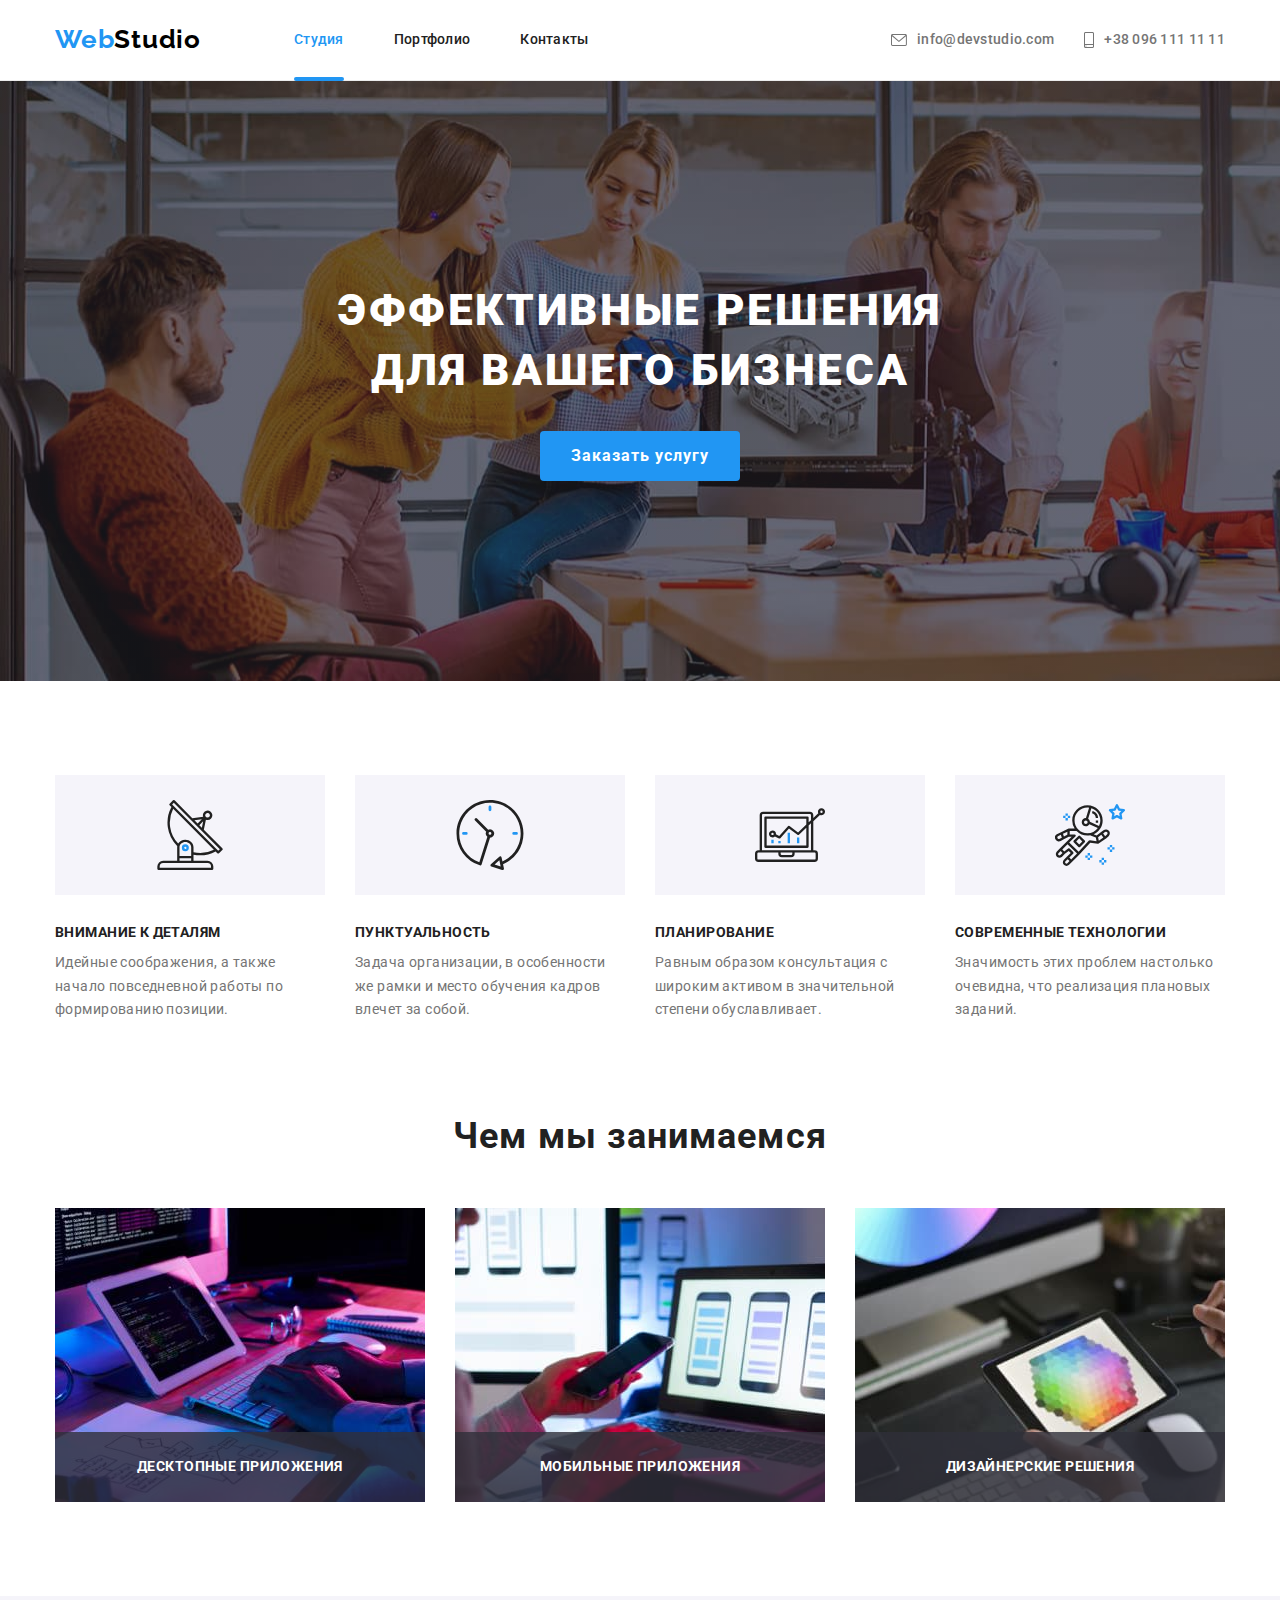
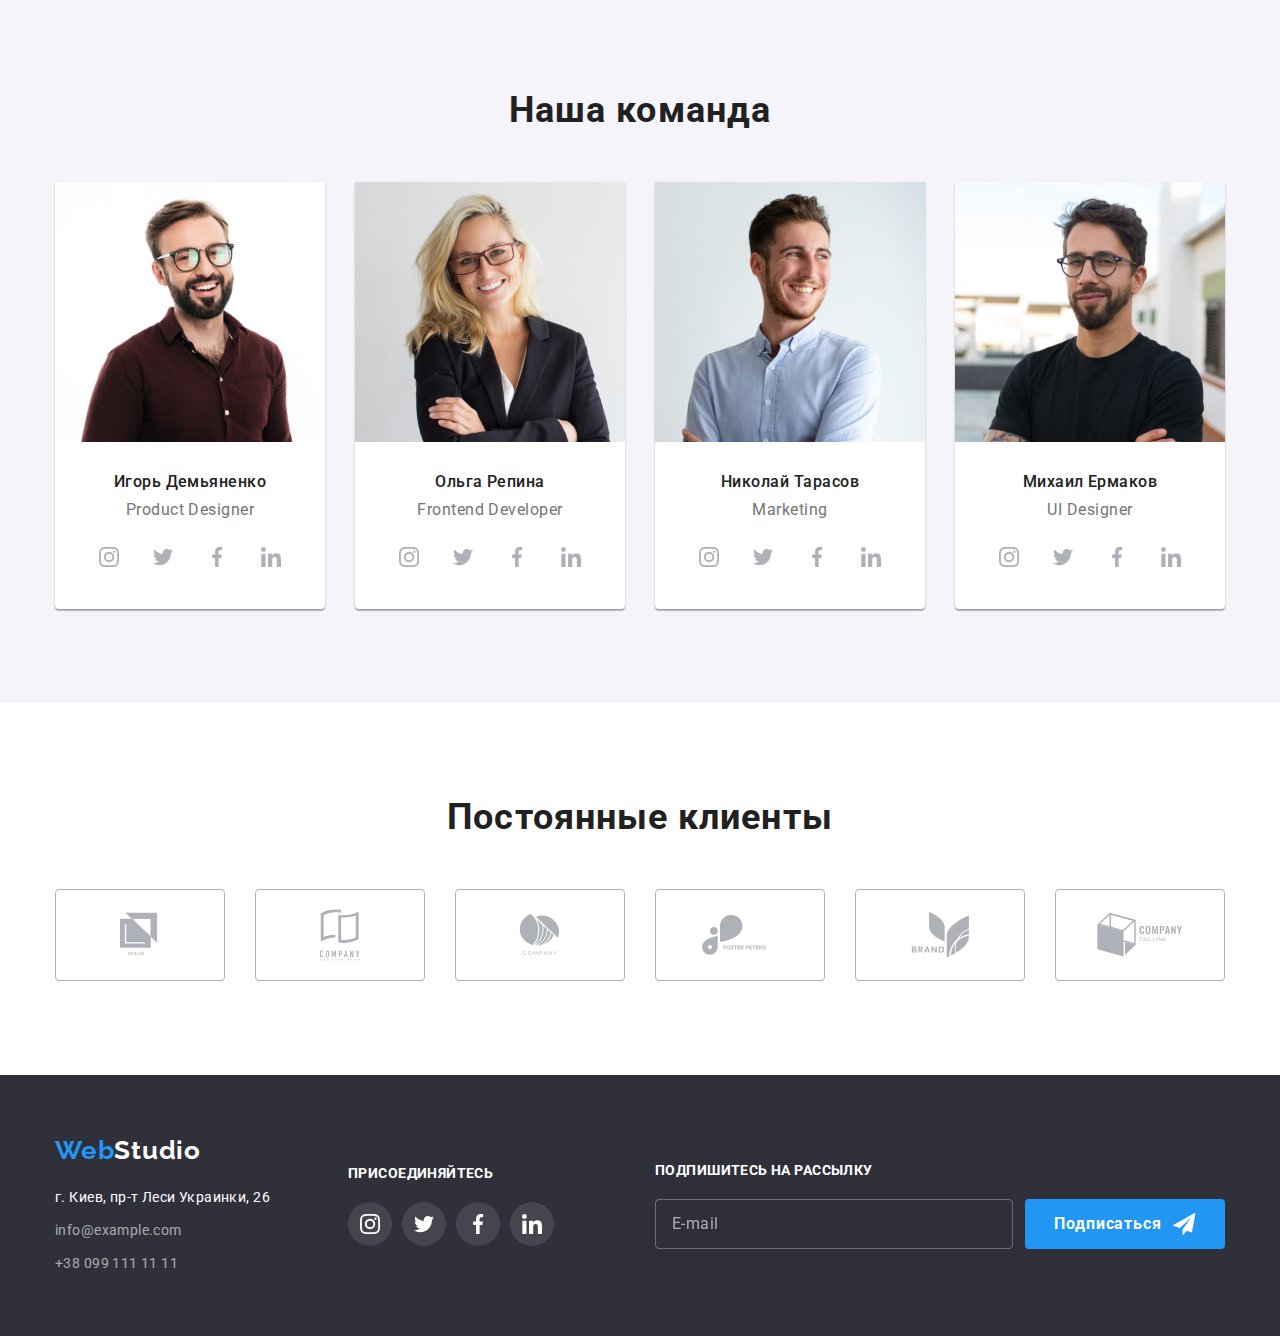
<file: index.html>
<!DOCTYPE html>
<html lang="ru">
  <head>
    <meta charset="UTF-8" />
    <meta http-equiv="X-UA-Compatible" content="IE=edge" />
    <meta
      team__name="viewport"
      content="width=device-width, initial-scale=1.0"
    />
    <title>Главная</title>
    <link rel="preconnect" href="https://fonts.gstatic.com" />
    <link
      href="https://fonts.googleapis.com/css2?family=Raleway:wght@700&family=Roboto:wght@400;500;700;900&display=swap"
      rel="stylesheet"
    />
    <link
      rel="stylesheet"
      href="https://cdnjs.cloudflare.com/ajax/libs/modern-normalize/1.0.0/modern-normalize.min.css"
    />
    <link rel="stylesheet" href="./css/main.min.css" />
  </head>
  <body>
    <!-- HEADER -->

    <header class="header">
      <div class="container nav">
        <a href="./index.html" class="logo">
          <span class="logo__text">Web</span>Studio</a
        >
        <!-- HEADER-NAVIGATION -->

        <nav>
          <ul class="navigation">
            <li class="navigation__item">
              <a
                href="./index.html"
                class="navigation__link navigation__link--active"
                >Студия</a
              >
            </li>
            <li class="navigation__item">
              <a href="./pages/portfolio.html" class="navigation__link"
                >Портфолио</a
              >
            </li>
            <li class="navigation__item">
              <a href="" class="navigation__link">Контакты</a>
            </li>
          </ul>
        </nav>

        <!-- HEADER-CONTACTS -->

        <ul class="contacts">
          <li class="contacts__item">
            <a class="contacts__link" href="mailto:info@devstudio.com">
              <svg class="contacts__icon" width="16px" height="12px">
                <use href="./images/icons/sprite.svg#icon-envelope"></use>
              </svg>
              info@devstudio.com
            </a>
          </li>
          <li class="contacts__item">
            <a class="contacts__link" href="tel:+380961111111">
              <svg class="contacts__icon" width="10px" height="16px">
                <use href="./images/icons/sprite.svg#icon-smartphone"></use>
              </svg>
              +38 096 111 11 11
            </a>
          </li>
        </ul>
      </div>
    </header>

    <!-- MAIN -->

    <main>
      <!-- HERO -->

      <section class="hero">
        <div class="container">
          <h1 class="hero__title">
            Эффективные решения <br />
            для вашего бизнеса
          </h1>
          <button type="button" class="btn hero__btn" data-modal-open>
            Заказать услугу
          </button>
        </div>
      </section>

      <!-- FEATURES -->

      <section class="features">
        <div class="container">
          <h2 class="visually-hidden">Особенности</h2>
          <ul class="features__list">
            <li class="features__item">
              <div class="features__box">
                <svg class="features__icon" width="70px" height="70px">
                  <use href="./images/icons/sprite.svg#icon-antenna"></use>
                </svg>
              </div>
              <h3 class="features__title">Внимание к деталям</h3>
              <p class="features__text">
                Идейные соображения, а также начало повседневной работы по
                формированию позиции.
              </p>
            </li>
            <li class="features__item">
              <div class="features__box">
                <svg class="features__icon" width="70px" height="70px">
                  <use href="./images/icons/sprite.svg#icon-clock"></use>
                </svg>
              </div>
              <h3 class="features__title">Пунктуальность</h3>
              <p class="features__text">
                Задача организации, в особенности же рамки и место обучения
                кадров влечет за собой.
              </p>
            </li>
            <li class="features__item">
              <div class="features__box">
                <svg class="features__icon" width="70px" height="70px">
                  <use href="./images/icons/sprite.svg#icon-diagram"></use>
                </svg>
              </div>
              <h3 class="features__title">Планирование</h3>
              <p class="features__text">
                Равным образом консультация с широким активом в значительной
                степени обуславливает.
              </p>
            </li>
            <li class="features__item">
              <div class="features__box">
                <svg class="features__icon" width="70px" height="70px">
                  <use
                    href="./images/icons/sprite.svg#icon-astronaut"
                    width="70px"
                    height="70px"
                  ></use>
                </svg>
              </div>
              <h3 class="features__title">Современные технологии</h3>
              <p class="features__text">
                Значимость этих проблем настолько очевидна, что реализация
                плановых заданий.
              </p>
            </li>
          </ul>
        </div>
      </section>

      <!-- SERVICES SECTION -->

      <section class="services section">
        <div class="container">
          <h2 class="section__title">Чем мы занимаемся</h2>
          <ul class="services__list">
            <li class="services__item">
              <div class="services__overlay">
                <img
                  src="./images/img1.jpg"
                  width="370"
                  alt="десктопные приложения"
                />
                <div class="services__box">
                  <p>Десктопные приложения</p>
                </div>
              </div>
            </li>
            <li class="services__item">
              <div class="services__overlay">
                <img
                  src="./images/img2.jpg"
                  width="370"
                  alt="мобильные приложения"
                />
                <div class="services__box">
                  <p>Мобильные приложения</p>
                </div>
              </div>
            </li>
            <li class="services__item">
              <div class="services__overlay">
                <img
                  src="./images/img3.jpg"
                  width="370"
                  alt="дизайнерские решения"
                />

                <div class="services__box">
                  <p>Дизайнерские решения</p>
                </div>
              </div>
            </li>
          </ul>
        </div>
      </section>

      <!-- TEAM SECTION-->

      <section class="team section">
        <div class="container">
          <h2 class="section__title">Наша команда</h2>
          <ul class="team__list">
            <li class="team__item">
              <img
                src="./images/person1.jpg"
                width="270"
                alt="Радостный мужчина в очках"
                class="team__img"
              />
              <div class="team__members">
                <h3 class="team__name">Игорь Демьяненко</h3>
                <p class="team__job">Product Designer</p>
                <ul class="networks">
                  <li class="networks__item">
                    <a
                      href=""
                      class="networks__link"
                      rel="nofollow noopener"
                      target="_blank"
                    >
                      <svg class="networks__icon" width="20px" height="20px">
                        <use
                          href="./images/icons/sprite.svg#icon-instagram"
                        ></use>
                      </svg>
                    </a>
                  </li>
                  <li class="networks__item">
                    <a
                      href=""
                      class="networks__link"
                      rel="nofollow noopener"
                      target="_blank"
                    >
                      <svg class="networks__icon" width="20px" height="20px">
                        <use
                          href="./images/icons/sprite.svg#icon-twitter"
                        ></use>
                      </svg>
                    </a>
                  </li>
                  <li class="networks__item">
                    <a
                      href=""
                      class="networks__link"
                      rel="nofollow noopener"
                      target="_blank"
                    >
                      <svg class="networks__icon" width="20px" height="20px">
                        <use
                          href="./images/icons/sprite.svg#icon-facebook"
                        ></use>
                      </svg>
                    </a>
                  </li>
                  <li class="networks__item">
                    <a
                      href=""
                      class="networks__link"
                      rel="nofollow noopener"
                      target="_blank"
                    >
                      <svg class="networks__icon" width="20px" height="20px">
                        <use
                          href="./images/icons/sprite.svg#icon-linkedin"
                        ></use>
                      </svg>
                    </a>
                  </li>
                </ul>
              </div>
            </li>
            <li class="team__item">
              <img
                src="./images/person2.jpg"
                width="270"
                alt="Радостная блондинка в очках"
                class="team__img"
              />
              <div class="team__members">
                <h3 class="team__name">Ольга Репина</h3>
                <p class="team__job">Frontend Developer</p>
                <ul class="networks">
                  <li class="networks__item">
                    <a
                      href=""
                      class="networks__link"
                      rel="nofollow noopener"
                      target="_blank"
                    >
                      <svg class="networks__icon" width="20px" height="20px">
                        <use
                          href="./images/icons/sprite.svg#icon-instagram"
                        ></use>
                      </svg>
                    </a>
                  </li>
                  <li class="networks__item">
                    <a
                      href=""
                      class="networks__link"
                      rel="nofollow noopener"
                      target="_blank"
                    >
                      <svg class="networks__icon" width="20px" height="20px">
                        <use
                          href="./images/icons/sprite.svg#icon-twitter"
                        ></use>
                      </svg>
                    </a>
                  </li>
                  <li class="networks__item">
                    <a
                      href=""
                      class="networks__link"
                      rel="nofollow noopener"
                      target="_blank"
                    >
                      <svg class="networks__icon" width="20px" height="20px">
                        <use
                          href="./images/icons/sprite.svg#icon-facebook"
                        ></use>
                      </svg>
                    </a>
                  </li>
                  <li class="networks__item">
                    <a
                      href=""
                      class="networks__link"
                      rel="nofollow noopener"
                      target="_blank"
                    >
                      <svg class="networks__icon" width="20px" height="20px">
                        <use
                          href="./images/icons/sprite.svg#icon-linkedin"
                        ></use>
                      </svg>
                    </a>
                  </li>
                </ul>
              </div>
            </li>
            <li class="team__item">
              <img
                src="./images/person3.jpg"
                width="270"
                alt="Улыбающийся мужчина"
                class="team__img"
              />
              <div class="team__members">
                <h3 class="team__name">Николай Тарасов</h3>
                <p class="team__job">Marketing</p>
                <ul class="networks">
                  <li class="networks__item">
                    <a
                      href=""
                      class="networks__link"
                      rel="nofollow noopener"
                      target="_blank"
                    >
                      <svg class="networks__icon" width="20px" height="20px">
                        <use
                          href="./images/icons/sprite.svg#icon-instagram"
                        ></use>
                      </svg>
                    </a>
                  </li>
                  <li class="networks__item">
                    <a
                      href=""
                      class="networks__link"
                      rel="nofollow noopener"
                      target="_blank"
                    >
                      <svg class="networks__icon" width="20px" height="20px">
                        <use
                          href="./images/icons/sprite.svg#icon-twitter"
                        ></use>
                      </svg>
                    </a>
                  </li>
                  <li class="networks__item">
                    <a
                      href=""
                      class="networks__link"
                      rel="nofollow noopener"
                      target="_blank"
                    >
                      <svg class="networks__icon" width="20px" height="20px">
                        <use
                          href="./images/icons/sprite.svg#icon-facebook"
                        ></use>
                      </svg>
                    </a>
                  </li>
                  <li class="networks__item">
                    <a
                      href=""
                      class="networks__link"
                      rel="nofollow noopener"
                      target="_blank"
                    >
                      <svg class="networks__icon" width="20px" height="20px">
                        <use
                          href="./images/icons/sprite.svg#icon-linkedin"
                        ></use>
                      </svg>
                    </a>
                  </li>
                </ul>
              </div>
            </li>
            <li class="team__item">
              <img
                src="./images/person4.jpg"
                width="270"
                alt="Улыбающийся мужчина в очках"
                class="team__img"
              />
              <div class="team__members">
                <h3 class="team__name">Михаил Ермаков</h3>
                <p class="team__job">UI Designer</p>
                <ul class="networks">
                  <li class="networks__item">
                    <a
                      href=""
                      class="networks__link"
                      rel="nofollow noopener"
                      target="_blank"
                    >
                      <svg class="networks__icon" width="20px" height="20px">
                        <use
                          href="./images/icons/sprite.svg#icon-instagram"
                        ></use>
                      </svg>
                    </a>
                  </li>
                  <li class="networks__item">
                    <a
                      href=""
                      class="networks__link"
                      rel="nofollow noopener"
                      target="_blank"
                    >
                      <svg class="networks__icon" width="20px" height="20px">
                        <use
                          href="./images/icons/sprite.svg#icon-twitter"
                        ></use>
                      </svg>
                    </a>
                  </li>
                  <li class="networks__item">
                    <a
                      href=""
                      class="networks__link"
                      rel="nofollow noopener"
                      target="_blank"
                    >
                      <svg class="networks__icon" width="20px" height="20px">
                        <use
                          href="./images/icons/sprite.svg#icon-facebook"
                        ></use>
                      </svg>
                    </a>
                  </li>
                  <li class="networks__item">
                    <a
                      href=""
                      class="networks__link"
                      rel="nofollow noopener"
                      target="_blank"
                    >
                      <svg class="networks__icon" width="20px" height="20px">
                        <use
                          href="./images/icons/sprite.svg#icon-linkedin"
                        ></use>
                      </svg>
                    </a>
                  </li>
                </ul>
              </div>
            </li>
          </ul>
        </div>
      </section>

      <!-- CUSTOMERS -->

      <section class="customers section">
        <div class="container">
          <h2 class="section__title">Постоянные клиенты</h2>
          <ul class="customers__list">
            <li class="customers__item">
              <a href="" class="customers__link">
                <svg class="customers__icon" width="41px" height="46.7px">
                  <use href="./images/icons/sprite.svg#icon-logo-one"></use>
                </svg>
              </a>
            </li>
            <li class="customers__item">
              <a href="" class="customers__link">
                <svg class="customers__icon" width="40px" height="52px">
                  <use href="./images/icons/sprite.svg#icon-logo-two"></use>
                </svg>
              </a>
            </li>
            <li class="customers__item">
              <a href="" class="customers__link">
                <svg class="customers__icon" width="43.46px" height="41.18px">
                  <use href="./images/icons/sprite.svg#icon-logo-three"></use>
                </svg>
              </a>
            </li>
            <li class="customers__item">
              <a href="" class="customers__link">
                <svg class="customers__icon" width="84.44px" height="40.62px">
                  <use href="./images/icons/sprite.svg#icon-logo-four"></use>
                </svg>
              </a>
            </li>
            <li class="customers__item">
              <a href="" class="customers__link">
                <svg class="customers__icon" width="62.54px" height="45.43px">
                  <use href="./images/icons/sprite.svg#icon-logo-five"></use>
                </svg>
              </a>
            </li>
            <li class="customers__item">
              <a href="" class="customers__link">
                <svg class="customers__icon" width="93.79px" height="43.93px">
                  <use href="./images/icons/sprite.svg#icon-logo-six"></use>
                </svg>
              </a>
            </li>
          </ul>
        </div>
      </section>
    </main>

    <!-- FOOTER -->

    <footer class="footer">
      <div class="container footer__container">
        <!-- FOOTER-CONTACTS -->

        <div class="footer__contacts">
          <a href="./index.html" class="logo footer__logo">
            <span class="logo__text">Web</span>Studio</a
          >
          <address class="address">
            <ul class="address__list">
              <li class="address__item">
                <a
                  href="https://goo.gl/maps/Tqcn4PF3FHRy9P8z9"
                  rel="nofollow noopener"
                  target="_blank"
                  class="address__location"
                  >г. Киев, пр-т Леси Украинки, 26</a
                >
              </li>
              <li class="address__item">
                <a href="mailto:info@example.com" class="address__link"
                  >info@example.com</a
                >
              </li>
              <li class="address__item">
                <a href="tel:+380991111111" class="address__link"
                  >+38 099 111 11 11</a
                >
              </li>
            </ul>
          </address>
        </div>

        <!-- JOIN US -->

        <div class="join">
          <h3 class="join__title">присоединяйтесь</h3>
          <ul class="networks">
            <li class="networks__item">
              <a href="" class="networks__link networks__link--reverse">
                <svg class="networks__icon--reverse" width="20px" height="20px">
                  <use href="./images/icons/sprite.svg#icon-instagram"></use>
                </svg>
              </a>
            </li>
            <li class="networks__item">
              <a href="" class="networks__link networks__link--reverse">
                <svg
                  class="networks__icon networks__icon--reverse"
                  width="20px"
                  height="20px"
                >
                  <use href="./images/icons/sprite.svg#icon-twitter"></use>
                </svg>
              </a>
            </li>
            <li class="networks__item">
              <a href="" class="networks__link networks__link--reverse">
                <svg
                  class="networks__icon networks__icon--reverse"
                  width="20px"
                  height="20px"
                >
                  <use href="./images/icons/sprite.svg#icon-facebook"></use>
                </svg>
              </a>
            </li>
            <li class="networks__item">
              <a href="" class="networks__link networks__link--reverse">
                <svg
                  class="networks__icon networks__icon--reverse"
                  width="20px"
                  height="20px"
                >
                  <use href="./images/icons/sprite.svg#icon-linkedin"></use>
                </svg>
              </a>
            </li>
          </ul>
        </div>

        <!-- SUBSCRIBE -->

        <div class="subscribe">
          <h3 class="subscribe__title join__title">Подпишитесь на рассылку</h3>
          <div class="subscribe__block">
            <form autocomplete="off">
              <input
                type="email"
                team__name="mail"
                placeholder="E-mail"
                class="subscribe__input"
              />
            </form>
            <button type="submit" class="btn subscribe__btn">
              Подписаться
              <svg class="subscribe__icon" width="24" height="24">
                <use href="./images/icons/sprite.svg#icon-send"></use>
              </svg>
            </button>
          </div>
        </div>
      </div>
    </footer>

    <!-- Modal Window -->

    <div class="backdrop visually-hidden" data-modal>
      <div class="modal">
        <button type="button" class="modal__btn" data-modal-close>
          <svg class="modal__icon" width="11px" height="11px">
            <use href="./images/icons/sprite.svg#icon-cross"></use>
          </svg>
        </button>

        <div class="modal__content">
          <p class="modal__title">Оставьте свои данные, мы вам перезвоним</p>
          <form autocomplete="off">
            <div class="input">
              <label for="name" class="input__label">Имя</label>
              <div class="input__box">
                <input type="text" name="name" id="name" class="input__field" />
                <svg class="input__icon" width="18" height="18">
                  <use href="./images/icons/sprite.svg#icon-person"></use>
                </svg>
              </div>
            </div>
            <div class="input">
              <label for="tel" class="input__label">Телофон</label>
              <div class="input__box">
                <input type="tel" name="tel" id="tel" class="input__field" />
                <svg class="input__icon" width="18" height="18">
                  <use href="./images/icons/sprite.svg#icon-phone"></use>
                </svg>
              </div>
            </div>
            <div class="input">
              <label for="e-mail" class="input__label">Почта</label>
              <div class="input__box">
                <input
                  type="email"
                  name="mail"
                  id="e-mail"
                  class="input__field"
                />
                <svg class="input__icon" width="18" height="18">
                  <use href="./images/icons/sprite.svg#icon-email"></use>
                </svg>
              </div>
            </div>
            <div class="input">
              <label for="comment" class="input__label">Комментарий</label>
              <textarea
                name="comment"
                id="comment"
                rows="5"
                class="input__comment input__field"
                placeholder="Введите текст"
              ></textarea>
            </div>
            <div class="input">
              <input
                type="checkbox"
                name="rules"
                id="rules"
                class="checkbox visually-hidden"
              />
              <label for="rules" class="checkbox__label"
                >Соглашаюсь с рассылкой и принимаю
                <a href="" class="checkbox__link">Условия договора</a>
              </label>
            </div>
            <div class="btn-container">
              <button type="submit" class="btn form-btn">Отправить</button>
            </div>
          </form>
        </div>
      </div>
    </div>
    <script src="./js/modal.js"></script>
  </body>
</html>
</file>
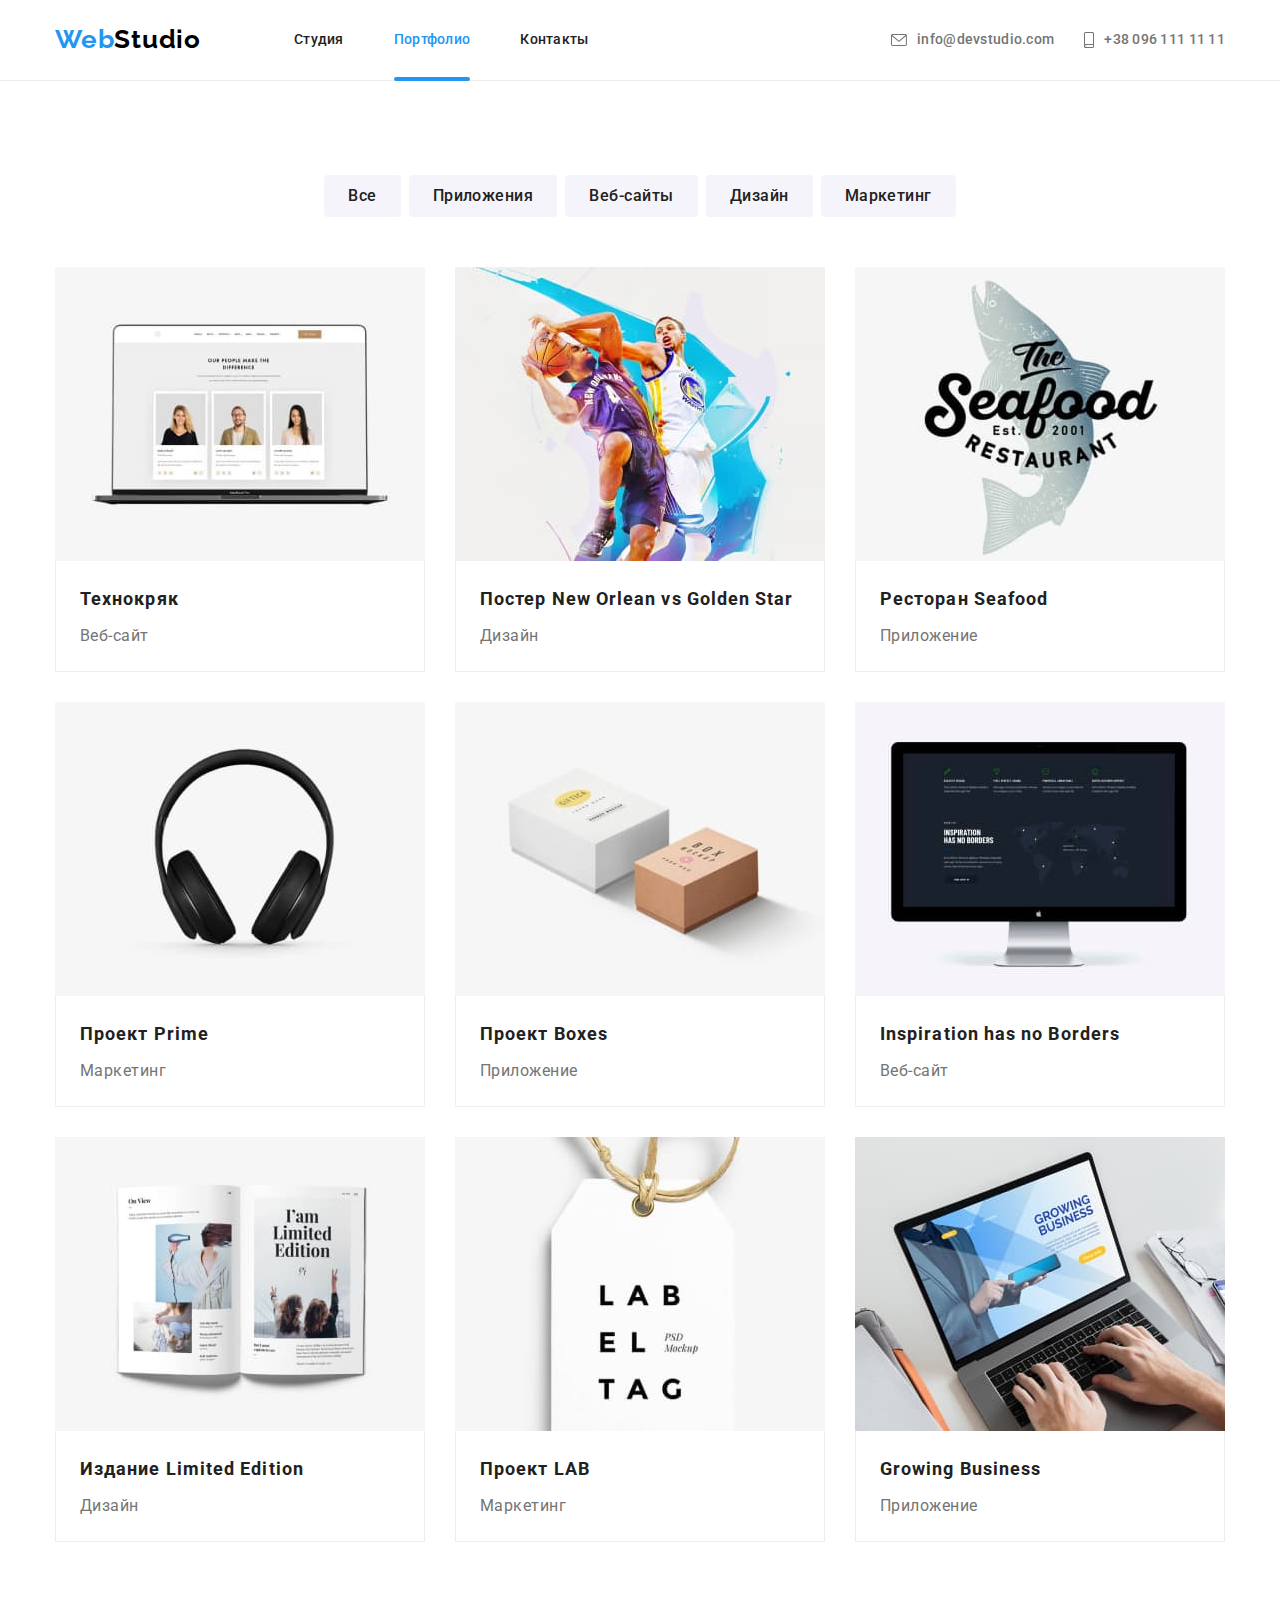
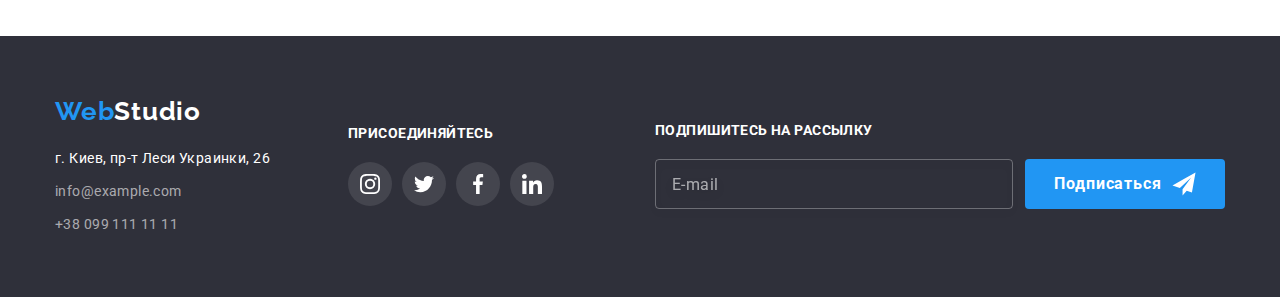
<file: pages/portfolio.html>
<!DOCTYPE html>
<html lang="en">
  <head>
    <meta charset="UTF-8" />
    <meta http-equiv="X-UA-Compatible" content="IE=edge" />
    <meta
      team__team__name="viewport"
      content="width=device-width, initial-scale=1.0"
    />
    <title>Портфолио</title>
    <link rel="preconnect" href="https://fonts.gstatic.com" />
    <link
      href="https://fonts.googleapis.com/css2?family=Raleway:wght@700&family=Roboto:wght@400;500;700;900&display=swap"
      rel="stylesheet"
    />
    <link
      rel="stylesheet"
      href="https://cdnjs.cloudflare.com/ajax/libs/modern-normalize/1.0.0/modern-normalize.min.css"
    />
    <link rel="stylesheet" href="../css/main.min.css" />
  </head>
  <body>
    <!-- HEADER -->

    <header class="header">
      <div class="container nav">
        <a href="../index.html" class="logo">
          <span class="logo__text">Web</span>Studio</a
        >
        <nav>
          <ul class="navigation list">
            <li class="navigation__item">
              <a href="../index.html" class="link navigation__link">Студия</a>
            </li>
            <li class="navigation__item">
              <a
                href="../pages/portfolio.html"
                class="link navigation__link navigation__link--active"
                >Портфолио</a
              >
            </li>
            <li class="navigation__item">
              <a href="" class="link navigation__link">Контакты</a>
            </li>
          </ul>
        </nav>

        <!-- HEADER-CONTACTS -->

        <ul class="contacts list">
          <li class="contacts__item">
            <a class="contacts__link link" href="mailto:info@devstudio.com">
              <svg class="contacts__icon" width="16px" height="12px">
                <use href="../images/icons/sprite.svg#icon-envelope"></use>
              </svg>
              info@devstudio.com
            </a>
          </li>
          <li class="contacts__item">
            <a class="contacts__link link" href="tel:+380961111111">
              <svg class="contacts__icon" width="10px" height="16px">
                <use href="../images/icons/sprite.svg#icon-smartphone"></use>
              </svg>
              +38 096 111 11 11
            </a>
          </li>
        </ul>
      </div>
    </header>
    <!-- MAIN -->

    <main>
      <section class="section">
        <div class="container">
          <h1 class="visually-hidden">Портфолио</h1>
          <ul class="filter list">
            <li class="filter__item">
              <button type="button" class="filter__btn">Все</button>
            </li>
            <li class="filter__item">
              <button type="button" class="filter__btn">Приложения</button>
            </li>
            <li class="filter__item">
              <button type="button" class="filter__btn">Веб-сайты</button>
            </li>
            <li class="filter__item">
              <button type="button" class="filter__btn">Дизайн</button>
            </li>
            <li class="filter__item">
              <button type="button" class="filter__btn">Маркетинг</button>
            </li>
          </ul>

          <ul class="projects list">
            <li class="projects__item">
              <a href="" class="projects__link link">
                <div class="projects__box">
                  <img
                    src="../images/img33.jpg"
                    alt="Веб-сайт"
                    width="370"
                    class="projects__img"
                  />
                  <div class="projects__overlay">
                    <p>
                      Технокряк это современная площадка распространения
                      коронавируса. Компании используют эту платформу для
                      цифрового шпионажа и атак на защищённые сервера
                      конкурентов.
                    </p>
                  </div>
                </div>
                <div class="projects__text">
                  <h2 class="projects__title">Технокряк</h2>
                  <p class="projects__type">Веб-сайт</p>
                </div>
              </a>
            </li>

            <li class="projects__item">
              <a href="" class="link projects__link">
                <div class="projects__box">
                  <img
                    src="../images/img4.jpg"
                    alt="Постер"
                    width="370"
                    class="projects__img"
                  />
                  <div class="projects__overlay">
                    <p>
                      Технокряк это современная площадка распространения
                      коронавируса. Компании используют эту платформу для
                      цифрового шпионажа и атак на защищённые сервера
                      конкурентов.
                    </p>
                  </div>
                </div>
                <div class="projects__text">
                  <h2 class="projects__title">
                    Постер New Orlean vs Golden Star
                  </h2>
                  <p class="projects__type">Дизайн</p>
                </div>
              </a>
            </li>
            <li class="projects__item">
              <a href="" class="link projects__link">
                <div class="projects__box">
                  <img
                    src="../images/img5.jpg"
                    alt="Лого ресторана"
                    width="370"
                    class="projects__img"
                  />
                  <div class="projects__overlay">
                    <p>
                      Технокряк это современная площадка распространения
                      коронавируса. Компании используют эту платформу для
                      цифрового шпионажа и атак на защищённые сервера
                      конкурентов.
                    </p>
                  </div>
                </div>
                <div class="projects__text">
                  <h2 class="projects__title">Ресторан Seafood</h2>
                  <p class="projects__type">Приложение</p>
                </div>
              </a>
            </li>
            <li class="projects__item">
              <a href="" class="link projects__link">
                <div class="projects__box">
                  <img
                    src="../images/img6.jpg"
                    alt="Наушники"
                    width="370"
                    class="projects__img"
                  />
                  <div class="projects__overlay">
                    <p>
                      Технокряк это современная площадка распространения
                      коронавируса. Компании используют эту платформу для
                      цифрового шпионажа и атак на защищённые сервера
                      конкурентов.
                    </p>
                  </div>
                </div>
                <div class="projects__text">
                  <h2 class="projects__title">Проект Prime</h2>
                  <p class="projects__type">Маркетинг</p>
                </div>
              </a>
            </li>
            <li class="projects__item">
              <a href="" class="link projects__link">
                <div class="projects__box">
                  <img
                    src="../images/img7.jpg"
                    alt="Коробки"
                    width="370"
                    class="projects__img"
                  />
                  <div class="projects__overlay">
                    <p>
                      Технокряк это современная площадка распространения
                      коронавируса. Компании используют эту платформу для
                      цифрового шпионажа и атак на защищённые сервера
                      конкурентов.
                    </p>
                  </div>
                </div>
                <div class="projects__text">
                  <h2 class="projects__title">Проект Boxes</h2>
                  <p class="projects__type">Приложение</p>
                </div>
              </a>
            </li>
            <li class="projects__item">
              <a href="" class="link projects__link">
                <div class="projects__box">
                  <img
                    src="../images/img8.jpg"
                    alt="Веб-сайт"
                    width="370"
                    class="projects__img"
                  />
                  <div class="projects__overlay">
                    <p>
                      Технокряк это современная площадка распространения
                      коронавируса. Компании используют эту платформу для
                      цифрового шпионажа и атак на защищённые сервера
                      конкурентов.
                    </p>
                  </div>
                </div>
                <div class="projects__text">
                  <h2 class="projects__title">Inspiration has no Borders</h2>
                  <p class="projects__type">Веб-сайт</p>
                </div>
              </a>
            </li>
            <li class="projects__item">
              <a href="" class="link projects__link">
                <div class="projects__box">
                  <img
                    src="../images/img9.jpg"
                    alt="Книга"
                    width="370"
                    class="projects__img"
                  />
                  <div class="projects__overlay">
                    <p>
                      Технокряк это современная площадка распространения
                      коронавируса. Компании используют эту платформу для
                      цифрового шпионажа и атак на защищённые сервера
                      конкурентов.
                    </p>
                  </div>
                </div>
                <div class="projects__text">
                  <h2 class="projects__title">Издание Limited Edition</h2>
                  <p class="projects__type">Дизайн</p>
                </div>
              </a>
            </li>
            <li class="projects__item">
              <a href="" class="link projects__link">
                <div class="projects__box">
                  <img
                    src="../images/img10.jpg"
                    alt="Бирка"
                    width="370"
                    class="projects__img"
                  />
                  <div class="projects__overlay">
                    <p>
                      Технокряк это современная площадка распространения
                      коронавируса. Компании используют эту платформу для
                      цифрового шпионажа и атак на защищённые сервера
                      конкурентов.
                    </p>
                  </div>
                </div>
                <div class="projects__text">
                  <h2 class="projects__title">Проект LAB</h2>
                  <p class="projects__type">Маркетинг</p>
                </div>
              </a>
            </li>
            <li class="projects__item">
              <a href="" class="link projects__link">
                <div class="projects__box">
                  <img
                    src="../images/img11.jpg"
                    alt="Приложение"
                    width="370"
                    class="projects__img"
                  />
                  <div class="projects__overlay">
                    <p>
                      Технокряк это современная площадка распространения
                      коронавируса. Компании используют эту платформу для
                      цифрового шпионажа и атак на защищённые сервера
                      конкурентов.
                    </p>
                  </div>
                </div>
                <div class="projects__text">
                  <h2 class="projects__title">Growing Business</h2>
                  <p class="projects__type">Приложение</p>
                </div>
              </a>
            </li>
          </ul>
        </div>
      </section>
    </main>

    <!-- FOOTER -->

    <footer class="footer">
      <div class="container footer__container">
        <!-- FOOTER-CONTACTS -->

        <div class="footer__contacts">
          <a href="../index.html" class="logo footer__logo">
            <span class="logo__text">Web</span>Studio</a
          >
          <address class="address">
            <ul class="address__list list">
              <li class="address__item">
                <a
                  href="https://goo.gl/maps/Tqcn4PF3FHRy9P8z9"
                  rel="nofollow noopener"
                  target="_blank"
                  class="link address__location"
                  >г. Киев, пр-т Леси Украинки, 26</a
                >
              </li>
              <li class="address__item">
                <a href="mailto:info@example.com" class="link address__link"
                  >info@example.com</a
                >
              </li>
              <li class="address__item">
                <a href="tel:+380991111111" class="link address__link"
                  >+38 099 111 11 11</a
                >
              </li>
            </ul>
          </address>
        </div>

        <!-- JOIN US -->

        <div class="join">
          <h3 class="join__title">присоединяйтесь</h3>
          <ul class="networks list">
            <li class="networks__item">
              <a href="" class="networks__link networks__link--reverse">
                <svg class="networks__icon--reverse" width="20px" height="20px">
                  <use href="../images/icons/sprite.svg#icon-instagram"></use>
                </svg>
              </a>
            </li>
            <li class="networks__item">
              <a href="" class="networks__link networks__link--reverse">
                <svg
                  class="networks__icon networks__icon--reverse"
                  width="20px"
                  height="20px"
                >
                  <use href="../images/icons/sprite.svg#icon-twitter"></use>
                </svg>
              </a>
            </li>
            <li class="networks__item">
              <a href="" class="networks__link networks__link--reverse">
                <svg
                  class="networks__icon networks__icon--reverse"
                  width="20px"
                  height="20px"
                >
                  <use href="../images/icons/sprite.svg#icon-facebook"></use>
                </svg>
              </a>
            </li>
            <li class="networks__item">
              <a href="" class="networks__link networks__link--reverse">
                <svg
                  class="networks__icon networks__icon--reverse"
                  width="20px"
                  height="20px"
                >
                  <use href="../images/icons/sprite.svg#icon-linkedin"></use>
                </svg>
              </a>
            </li>
          </ul>
        </div>

        <!-- SUBSCRIBE -->

        <div class="subscribe">
          <h3 class="subscribe__title join__title">Подпишитесь на рассылку</h3>
          <div class="subscribe__block">
            <form autocomplete="off">
              <input
                type="email"
                team__name="mail"
                placeholder="E-mail"
                class="subscribe__input"
              />
            </form>
            <button type="submit" class="btn subscribe__btn">
              Подписаться
              <svg class="subscribe__icon" width="24" height="24">
                <use href="../images/icons/sprite.svg#icon-send"></use>
              </svg>
            </button>
          </div>
        </div>
      </div>
    </footer>
  </body>
</html>
</file>
<file: css/main.min.css>
:root{--main-text-clr: #212121;--alt-text-clr: #757575;--accent-clr: #2196f3;--white-text: #ffffff;--black-text: #000000;--address-clr: rgba(255, 255, 255, 0.6);--main-bgr: #ffffff;--reverse-bgr: #2f303a;--alt-bgr: #f5f4fa;--header-border-clr: #ececec;--icon-bg: #afb1b8;--main-font: "Roboto", sans-serif;--logo-font: "Raleway", sans-serif}body{color:var(--main-text-clr);background-color:var(--main-bgr);font-family:var(--main-font);font-size:14px}img{display:block;max-width:100%;height:auto}h1,h2,h3,p{margin-top:0;margin-bottom:0}ul{margin:0;padding-left:0;list-style:none}a{color:var(--main-text-clr);text-decoration:none;transition:color 250ms cubic-bezier(0.4, 0, 0.2, 1)}a:hover,a:focus{color:var(--accent-clr)}.visually-hidden{position:absolute !important;clip:rect(1px 1px 1px 1px);clip:rect(1px, 1px, 1px, 1px);padding:0 !important;border:0 !important;height:1px !important;width:1px !important;overflow:visually-hidden}.container{width:1200px;padding-left:15px;padding-right:15px;margin-left:auto;margin-right:auto}.logo{color:var(--black-text);font-family:Raleway;font-weight:700;font-size:26px;line-height:1.2;letter-spacing:0.03em;text-decoration:none}.footer__logo{display:block;margin-right:0;color:var(--white-text)}.logo__text{color:var(--accent-clr)}.contacts{display:flex;align-items:center;margin-left:auto}.contacts__item:last-child{margin-left:30px}.contacts__link{display:flex;align-items:center;color:var(--alt-text-clr);padding-top:32px;padding-bottom:32px}.contacts__icon{fill:currentColor;margin-right:10px;transition:fill 250ms cubic-bezier(0.4, 0, 0.2, 1)}.contacts__link:hover .contacts__icon,.contacts__link:focus .contacts__icon{fill:var(--accent-clr)}.btn{width:200px;height:50px;border:1px solid transparent;border-radius:4px;font-family:inherit;font-weight:700;font-size:16px;line-height:1.87;letter-spacing:0.06em;color:var(--white-text);background-color:var(--accent-clr);cursor:pointer}.networks{display:inline-flex}.networks__link{display:flex;align-items:center;justify-content:center;width:44px;height:44px;border-radius:50%;transition:background-color 250ms cubic-bezier(0.4, 0, 0.2, 1)}.networks__link:hover,.networks__link:focus{background-color:var(--accent-clr)}.networks__link:hover .networks__icon,.networks__link:focus .networks__icon{fill:var(--white-text)}.networks__item:not(:last-child){margin-right:10px}.networks-list{display:flex}.networks__link--reverse{background-color:rgba(255,255,255,0.1)}.networks__icon{fill:var(--icon-bg);transition:fill 250ms cubic-bezier(0.4, 0, 0.2, 1)}.networks__icon--reverse{fill:var(--white-text)}.address{margin-top:20px;font-style:normal;line-height:1.71;letter-spacing:0.03em}.address__item:not(:last-child){margin-bottom:9px}.address__location{color:var(--white-text)}.address__link{color:var(--address-clr)}.backdrop{position:fixed;top:0;left:0;width:100%;height:100%;background-color:rgba(0,0,0,0.2);overflow:auto;transition:visibility 250ms cubic-bezier(0.4, 0, 0.2, 1),opacity 250ms cubic-bezier(0.4, 0, 0.2, 1)}.visually-hidden{opacity:0;visibility:visually-hidden;pointer-events:none}.visually-hidden .modal{opacity:0;transform:translate(-50%, -50%) scale(0.1)}.modal{position:absolute;top:50%;left:50%;width:100%;max-width:528px;min-height:581px;background-color:var(--white-text);transform:translate(-50%, -50%) scale(1);transition:transform 250ms cubic-bezier(0.4, 0, 0.2, 1),opacity 250ms cubic-bezier(0.4, 0, 0.2, 1)}.modal__btn{display:flex;align-items:center;justify-content:center;position:absolute;top:8px;right:8px;width:30px;height:30px;border:1px solid rgba(0,0,0,0.1);border-radius:50%;background:none;transition:fill 250ms cubic-bezier(0.4, 0, 0.2, 1)}.modal__btn:hover,.modal__btn:focus{fill:var(--accent-clr)}.modal__content{padding:40px}.input{margin-bottom:10px}.input__box{position:relative}.modal__title{font-weight:700;font-size:20px;line-height:1.15;text-align:center;letter-spacing:0.03em;color:var(--main-text-clr);margin-bottom:12px}.input__label{display:block;font-size:12px;line-height:1.16;letter-spacing:0.01em;color:var(--alt-text-clr);margin-bottom:4px}.input__field{margin:0;padding-left:42px;width:100%;height:40px;border:1px solid rgba(33,33,33,0.2);border-radius:4px;outline:transparent;transition:border-color 250ms cubic-bezier(0.4, 0, 0.2, 1)}.input__field:focus{border-color:var(--accent-clr)}.input:focus-within .input__icon{fill:var(--accent-clr)}.input__field::placeholder{line-height:1.14;letter-spacing:0.01em;color:rgba(117,117,117,0.5)}.input__icon{position:absolute;top:50%;left:12px;transform:translateY(-50%);fill:var(--main-text-clr);transition:fill 250ms cubic-bezier(0.4, 0, 0.2, 1)}.input__comment{resize:none;padding:12px 16px;margin-bottom:20px;min-height:120px}.btn-container{display:flex;justify-content:center}.form-btn{transition:box-shadow 250ms cubic-bezier(0.4, 0, 0.2, 1)}.form-btn:hover,.form-btn:focus{box-shadow:0px 4px 4px rgba(0,0,0,0.15);border-radius:4px}.checkbox__label::before{content:"";display:inline-block;width:16px;height:16px;border:2px solid var(--black-text);border-radius:2px;margin-right:7px}.checkbox__label{display:block;margin-bottom:30px;line-height:1.71;letter-spacing:0.03em;color:var(--alt-text-clr)}.checkbox:checked+.checkbox__label::before{background-services:url(../images/icons/icon\check.svg);background-position:center;background-repeat:no-repeat;background-color:var(--accent-clr);border-color:transparent}.checkbox:focus+.checkbox__label::before{border-color:var(--accent-clr)}.checkbox__link{color:var(--accent-clr)}.header{border-bottom:1px solid var(--header-border-clr)}.nav{display:flex;align-items:center;justify-content:flex-start;font-weight:500;font-size:14px;line-height:1.14;letter-spacing:0.02em}.navigation{display:flex;align-items:center;margin-left:93px}.navigation__link{display:block;padding-top:32px;padding-bottom:32px}.navigation__item:not(:last-child){margin-right:50px}.navigation__link--active{position:relative;color:var(--accent-clr)}.navigation__link--active::after{content:"";position:absolute;left:0;bottom:0;display:block;width:100%;height:4px;border-radius:2px;background-color:var(--accent-clr);bottom:-1px}.hero{max-width:1600px;background-image:linear-gradient(to right, rgba(47,48,58,0.4), rgba(47,48,58,0.4)),url(../images/overlay.jpg);padding:200px 0;text-align:center}.hero__title{margin-bottom:30px;color:var(--white-text);font-weight:900;font-size:44px;line-height:1.36;text-align:center;letter-spacing:0.06em;text-transform:uppercase}.section{padding:94px 0}.section__title{margin-bottom:50px;font-size:36px;line-height:1.16;text-align:center;letter-spacing:0.03em}.features{padding-top:94px}.features__list{display:flex}.features__item{width:270px}.features__item:not(:last-child){margin-right:30px}.features__box{display:flex;align-items:center;justify-content:center;background-color:var(--alt-bgr);height:120px;width:100%;margin-bottom:30px}.features__title{margin-bottom:10px;font-size:14px;line-height:1.14;letter-spacing:0.03em;text-transform:uppercase}.features__text{line-height:1.71;letter-spacing:0.03em;color:var(--alt-text-clr)}.services__list{display:flex;flex-wrap:wrap;margin-left:-30px;margin-top:-30px}.services__item{flex-basis:calc((100% - 3 * 30px) / 3);margin-left:30px;margin-top:30px}.services__overlay{position:relative}.services__box{font-weight:700;font-size:14px;line-height:1.14;letter-spacing:0.03em;text-transform:uppercase;color:var(--white-text);text-align:center;padding-top:27px;padding-bottom:27px;position:absolute;width:100%;left:0;bottom:0;background-color:rgba(47,48,58,0.8)}.team{background-color:var(--alt-bgr)}.team__list{display:flex;flex-wrap:wrap;margin-left:-30px;margin-top:-30px}.team__members{padding:30px}.team__item{flex-basis:calc((100% - 3 * 30px) / 3);margin-left:30px;margin-top:30px;flex-basis:calc((100% - 4 * 30px) / 4);text-align:center;background:#ffffff;box-shadow:0px 1px 3px rgba(0,0,0,0.12),0px 1px 1px rgba(0,0,0,0.14),0px 2px 1px rgba(0,0,0,0.2);border-radius:0px 0px 4px 4px}.team__name{margin-bottom:10px;font-weight:500;font-size:16px;line-height:1.19;letter-spacing:0.03em}.team__job{margin-bottom:16px;font-size:16px;font-weight:400;letter-spacing:0.03em;color:var(--alt-text-clr)}.customers__list{display:flex;align-items:center;justify-content:space-between}.customers__link{display:flex;align-items:center;justify-content:center;width:170px;height:92px;border:1px solid var(--icon-bg);border-radius:4px;transition:border-color 250ms cubic-bezier(0.4, 0, 0.2, 1)}.customers__link:hover,.customers__link:focus{border-color:var(--accent-clr)}.customers__icon{fill:var(--icon-bg);transition:fill 250ms cubic-bezier(0.4, 0, 0.2, 1)}.customers__link:hover .customers__icon,.customers__link:focus .customers__icon{fill:var(--accent-clr)}.join{margin-left:70px}.join__title{font-weight:700;font-size:14px;line-height:1.14;letter-spacing:0.03em;text-transform:uppercase;color:var(--white-text);margin-bottom:20px}.subscribe{margin-left:93px}.subscribe__block{display:flex}.subscribe__input{margin-right:12px;padding-left:16px;width:358px;height:50px;border:1px solid rgba(255,255,255,0.3);filter:drop-shadow(0px 4px 4px rgba(0,0,0,0.15));color:var(--address-clr);border-radius:4px;font-size:16px;line-height:1.25;letter-spacing:0.03em;background-color:transparent;outline:transparent;transition:border-color 250ms cubic-bezier(0.4, 0, 0.2, 1)}.subscribe__input:focus{border-color:var(--accent-clr)}.subscribe__input::placeholder{font-size:16px;line-height:1.25;letter-spacing:0.03em;color:var(--address-clr)}.subscribe__icon{margin-left:10px}.subscribe__btn{display:flex;align-items:center;justify-content:center}.footer{padding:60px 0;background-color:var(--reverse-bgr)}.footer__container{display:flex;justify-content:space-between;align-items:center}.filter{display:flex;justify-content:center;margin-bottom:50px}.filter__item:not(:last-child){margin-right:8px}.filter__btn{padding:6px 22px;border-radius:4px;border-color:transparent;color:var(--main-text-clr);background-color:var(--alt-bgr);font-family:inherit;font-weight:500;font-size:16px;line-height:1.62;letter-spacing:0.03em;cursor:pointer;transition:background-color 250ms cubic-bezier(0.4, 0, 0.2, 1),color 250ms cubic-bezier(0.4, 0, 0.2, 1),box-shadow 250ms cubic-bezier(0.4, 0, 0.2, 1)}.filter__btn:hover,.filter__btn:focus{color:var(--white-text);background-color:var(--accent-clr);box-shadow:0px 3px 1px rgba(0,0,0,0.1),0px 1px 2px rgba(0,0,0,0.08),0px 2px 2px rgba(0,0,0,0.12)}.projects{display:flex;flex-wrap:wrap;margin-left:-30px;margin-top:-30px}.projects__item{flex-basis:calc((100% - 3 * 30px) / 3);margin-left:30px;margin-top:30px;background:var(--white-text)}.projects__link{transition:box-shadow 250ms cubic-bezier(0.4, 0, 0.2, 1)}.projects__link:hover,.projects__link:focus{display:block;color:currentColor;box-shadow:0px 1px 1px rgba(0,0,0,0.12),0px 4px 4px rgba(0,0,0,0.06),1px 4px 6px rgba(0,0,0,0.16)}.projects__box{position:relative;overflow:hidden}.projects__overlay{font-size:18px;line-height:1.56;letter-spacing:0.03em;color:var(--white-text);padding:63px 24px;position:absolute;width:100%;height:100%;top:0;background-color:rgba(33,150,243,0.9);opacity:0;transform:translateY(100%);transition:transform 250ms cubic-bezier(0.4, 0, 0.2, 1),opacity 250ms cubic-bezier(0.4, 0, 0.2, 1)}.projects__link:hover .projects__overlay,.projects__link:focus .projects__overlay{transform:translateY(0);opacity:1}.projects__text{padding:20px 24px;border:1px solid #eeeeee;border-top:none}.projects__title{font-size:18px;line-height:2;letter-spacing:0.06em;margin-bottom:4px}.projects__type{line-height:1.87;font-size:16px;font-weight:400;letter-spacing:0.03em;color:var(--alt-text-clr)}
/*# sourceMappingURL=main.min.css.map */
</file>
